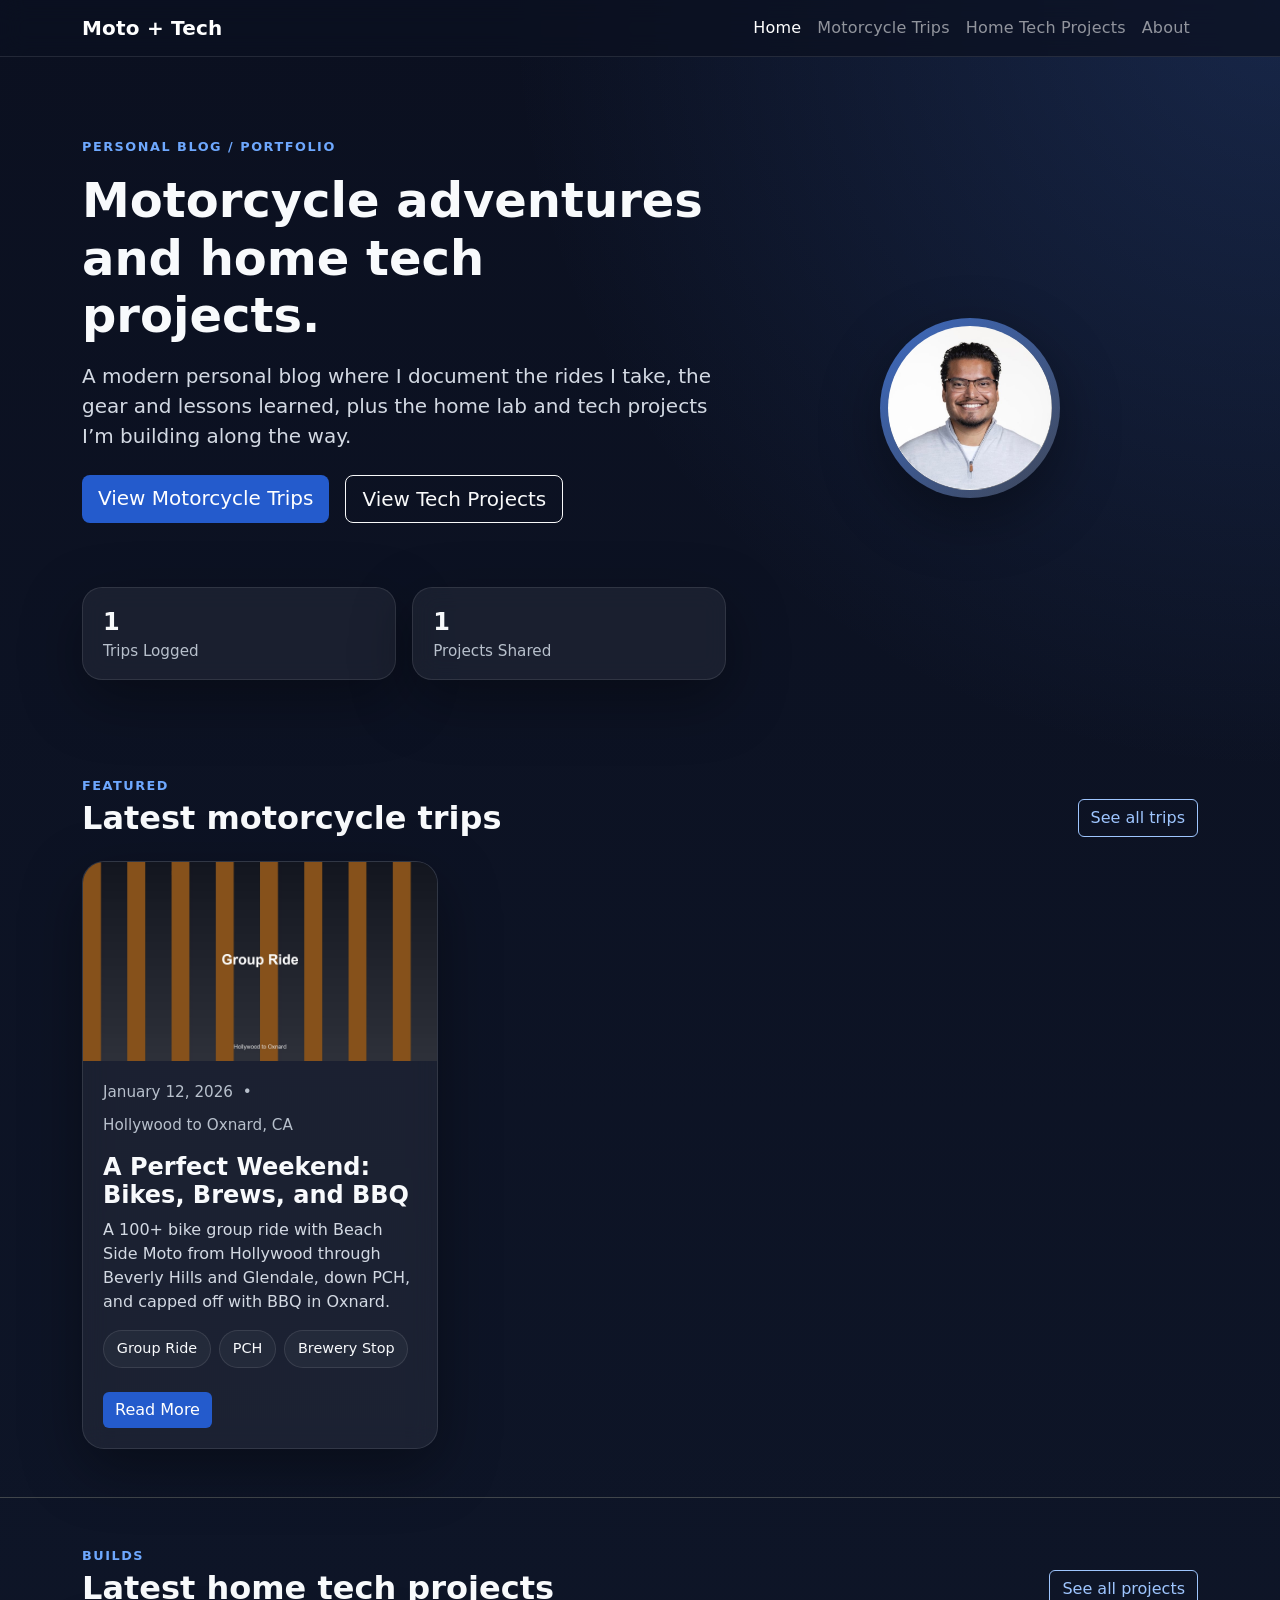
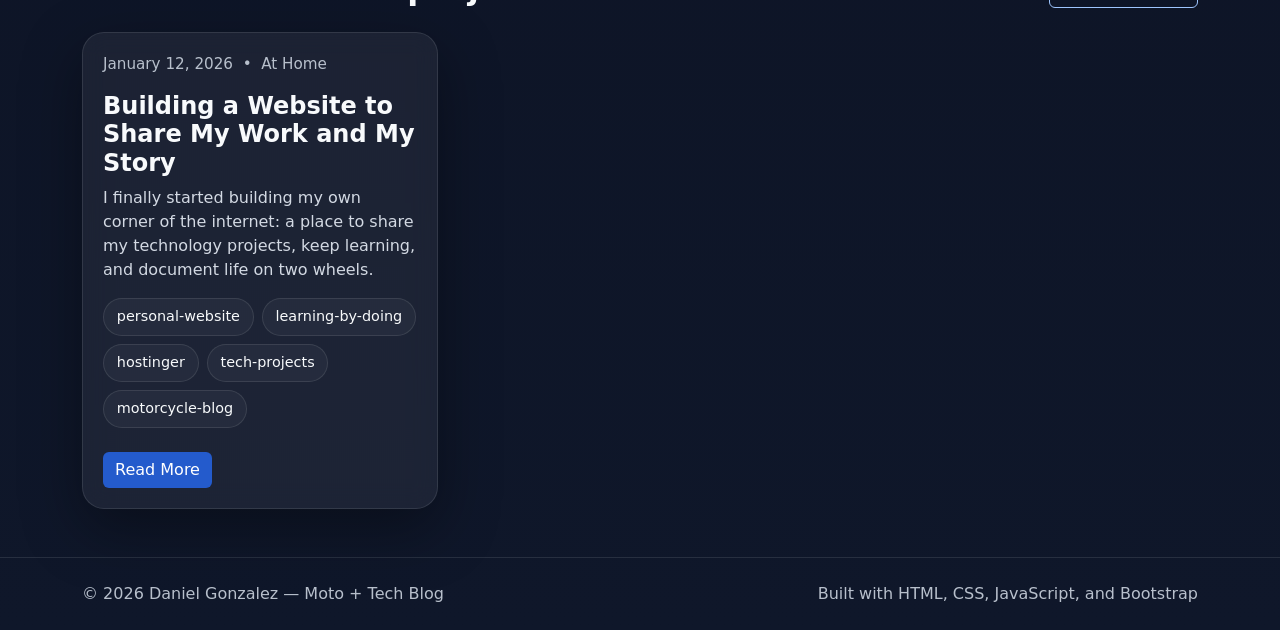
<file: index.html>
<!DOCTYPE html>
<html lang="en" data-bs-theme="dark">
<head>
  <meta charset="UTF-8" />
  <meta name="viewport" content="width=device-width, initial-scale=1.0" />
  <title>Daniel Gonzalez | Moto & Tech Blog</title>
  <meta name="description" content="Motorcycle trips, home tech projects, and a personal portfolio blog." />
  <link href="https://cdn.jsdelivr.net/npm/bootstrap@5.3.3/dist/css/bootstrap.min.css" rel="stylesheet" />
  <link rel="stylesheet" href="css/styles.css?v=20261027-photos-2" />
</head>
<body data-page="home">

  <a class="visually-hidden-focusable" href="#main-content">Skip to main content</a>

  <nav class="navbar navbar-expand-lg navbar-dark sticky-top site-nav">
    <div class="container">
      <a class="navbar-brand fw-bold" href="index.html">Moto + Tech</a>
      <button class="navbar-toggler" type="button" data-bs-toggle="collapse" data-bs-target="#mainNav"
        aria-controls="mainNav" aria-expanded="false" aria-label="Toggle navigation">
        <span class="navbar-toggler-icon"></span>
      </button>
      <div class="collapse navbar-collapse" id="mainNav">
        <ul class="navbar-nav ms-auto">
          <li class="nav-item"><a class="nav-link active" aria-current="page" href="index.html">Home</a></li>
          <li class="nav-item"><a class="nav-link" href="trips.html">Motorcycle Trips</a></li>
          <li class="nav-item"><a class="nav-link" href="projects.html">Home Tech Projects</a></li>
          <li class="nav-item"><a class="nav-link" href="about.html">About</a></li>
        </ul>
      </div>
    </div>
  </nav>

  <header class="hero-section">
    <div class="container">
      <div class="row align-items-center gx-3 gy-5">
        <div class="col-lg-7">
          <p class="section-kicker">Personal Blog / Portfolio</p>
          <h1 class="display-5 fw-bold">Motorcycle adventures and home tech projects.</h1>
          <p class="lead text-light-emphasis mt-3">
            A modern personal blog where I document the rides I take, the gear and lessons learned,
            plus the home lab and tech projects I’m building along the way.
          </p>
          <div class="d-flex flex-wrap gap-3 mt-4">
            <a href="trips.html" class="btn btn-primary btn-lg">View Motorcycle Trips</a>
            <a href="projects.html" class="btn btn-outline-light btn-lg">View Tech Projects</a>
          </div>

          <div class="row mt-5 g-3">
            <div class="col-6">
              <div class="stat-card">
                <div class="stat-number" id="tripCount">0</div>
                <div class="stat-label">Trips Logged</div>
              </div>
            </div>
            <div class="col-6">
              <div class="stat-card">
                <div class="stat-number" id="projectCount">0</div>
                <div class="stat-label">Projects Shared</div>
              </div>
            </div>

          </div>
        </div>

        <div class="col-lg-5 text-center">
          <div class="headshot-wrap mx-auto">
            <img src="assets/daniel-headshot.jpg" alt="Headshot of Daniel Gonzalez" class="headshot-img" width="600" height="600" />
          </div>

        </div>
      </div>
    </div>
  </header>

  <main tabindex="-1" id="main-content">
    <section class="py-5">
      <div class="container">
        <div class="section-header d-flex justify-content-between align-items-end flex-wrap gap-3 mb-4">
          <div>
            <p class="section-kicker mb-1">Featured</p>
            <h2 class="fw-bold mb-0">Latest motorcycle trips</h2>
          </div>
          <a href="trips.html" class="btn btn-outline-primary">See all trips</a>
        </div>
        <div class="row g-4" id="featuredTrips"></div>
      </div>
    </section>

    <section class="py-5 border-top border-secondary-subtle">
      <div class="container">
        <div class="section-header d-flex justify-content-between align-items-end flex-wrap gap-3 mb-4">
          <div>
            <p class="section-kicker mb-1">Builds</p>
            <h2 class="fw-bold mb-0">Latest home tech projects</h2>
          </div>
          <a href="projects.html" class="btn btn-outline-primary">See all projects</a>
        </div>
        <div class="row g-4" id="featuredProjects"></div>
      </div>
    </section>
  </main>

  <footer class="site-footer py-4">
    <div class="container d-flex justify-content-between align-items-center flex-wrap gap-2">
      <p class="mb-0">© 2026 Daniel Gonzalez — Moto + Tech Blog</p>
      <p class="mb-0 text-secondary">Built with HTML, CSS, JavaScript, and Bootstrap</p>
    </div>
  </footer>

  <script src="https://cdn.jsdelivr.net/npm/bootstrap@5.3.3/dist/js/bootstrap.bundle.min.js"></script>
  <script src="js/content.js"></script>
  <script src="js/app.js"></script>
</body>
</html>
</file>
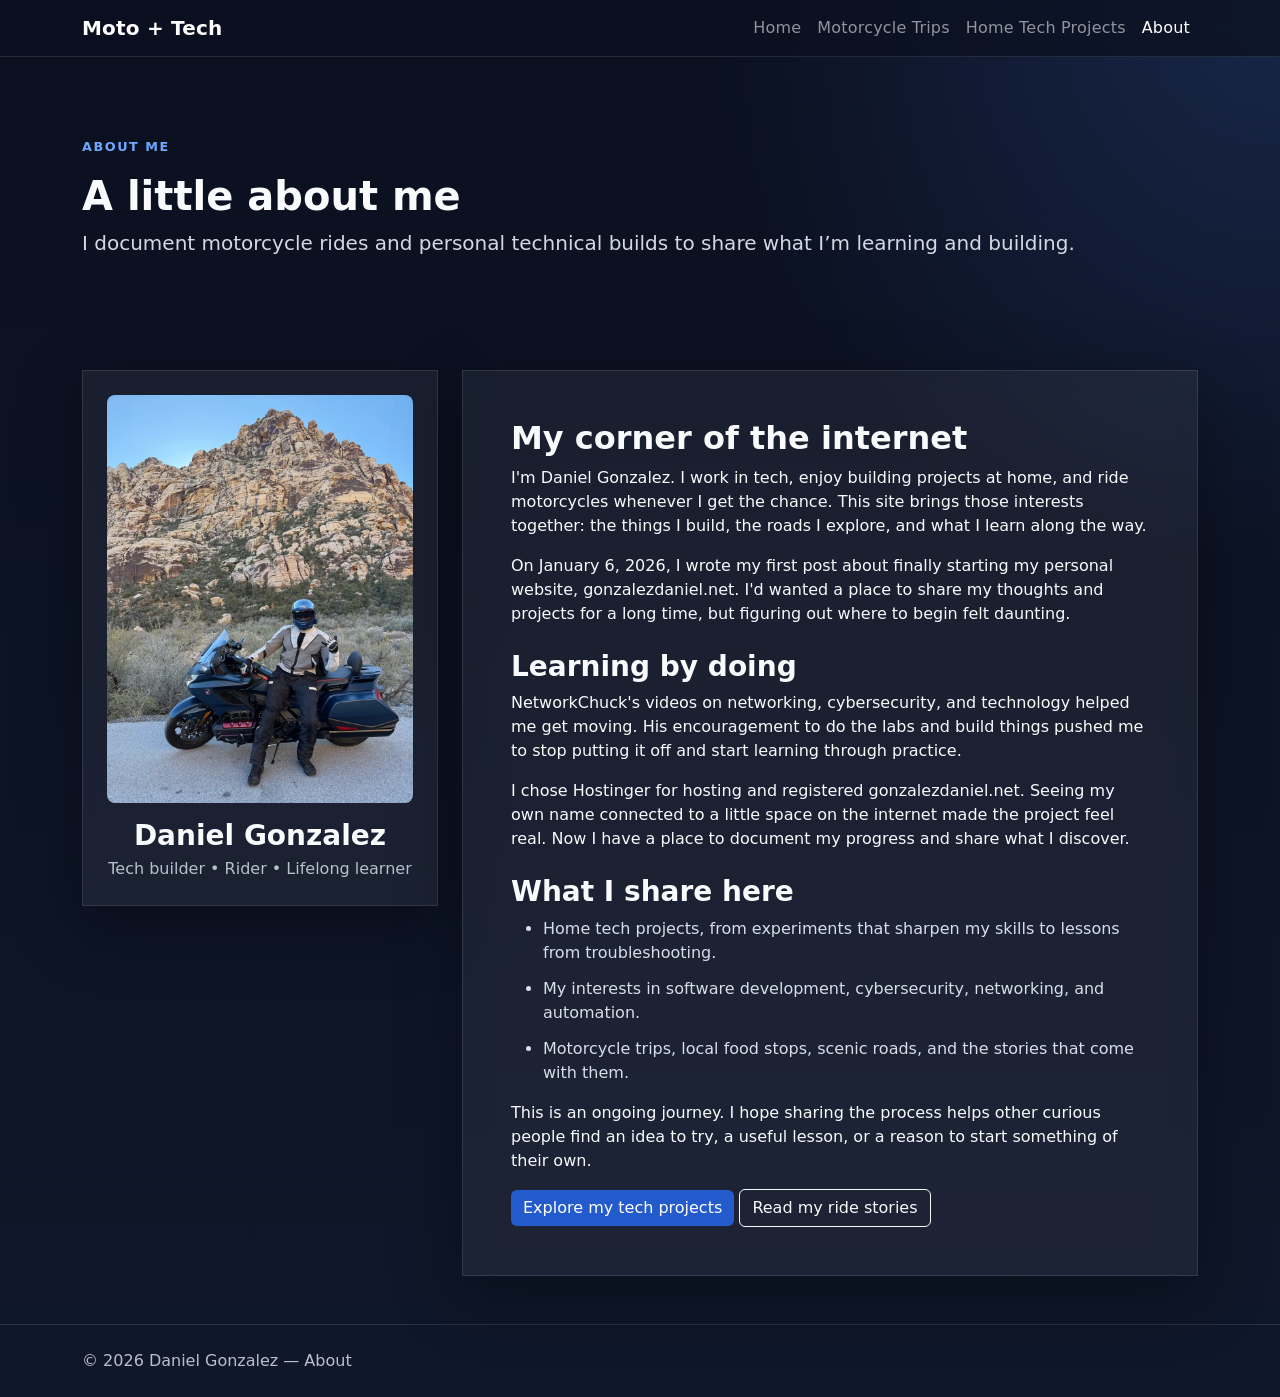
<file: about.html>
<!DOCTYPE html>
<html lang="en" data-bs-theme="dark">
<head>
  <meta charset="UTF-8" />
  <meta name="viewport" content="width=device-width, initial-scale=1.0" />
  <title>About | Daniel Gonzalez</title>
  <link href="https://cdn.jsdelivr.net/npm/bootstrap@5.3.3/dist/css/bootstrap.min.css" rel="stylesheet" />
  <link rel="stylesheet" href="css/styles.css?v=20261027-photos-2" />
</head>
<body data-page="about">

  <a class="visually-hidden-focusable" href="#main-content">Skip to main content</a>

  <nav class="navbar navbar-expand-lg navbar-dark sticky-top site-nav">
    <div class="container">
      <a class="navbar-brand fw-bold" href="index.html">Moto + Tech</a>
      <button class="navbar-toggler" type="button" data-bs-toggle="collapse" data-bs-target="#mainNav"
        aria-controls="mainNav" aria-expanded="false" aria-label="Toggle navigation">
        <span class="navbar-toggler-icon"></span>
      </button>
      <div class="collapse navbar-collapse" id="mainNav">
        <ul class="navbar-nav ms-auto">
          <li class="nav-item"><a class="nav-link" href="index.html">Home</a></li>
          <li class="nav-item"><a class="nav-link" href="trips.html">Motorcycle Trips</a></li>
          <li class="nav-item"><a class="nav-link" href="projects.html">Home Tech Projects</a></li>
          <li class="nav-item"><a class="nav-link active" aria-current="page" href="about.html">About</a></li>
        </ul>
      </div>
    </div>
  </nav>

  <header class="page-header">
    <div class="container">
      <p class="section-kicker">About Me</p>
      <h1 class="display-6 fw-bold">A little about me</h1>
      <p class="lead text-light-emphasis">
        I document motorcycle rides and personal technical builds to share what I’m learning and building.
      </p>
    </div>
  </header>

  <main tabindex="-1" id="main-content" class="py-5">
    <div class="container">
      <div class="row g-4 align-items-start">
        <div class="col-lg-4">
          <div class="glass-card p-4 text-center">
            <img src="assets/daniel-motorcycle.webp" alt="Daniel Gonzalez wearing riding gear beside his motorcycle in front of rocky desert cliffs" class="about-motorcycle img-fluid rounded-3 mb-3" width="900" height="1200" />
            <h2 class="h3 fw-bold mb-1">Daniel Gonzalez</h2>
            <p class="text-secondary mb-0">Tech builder • Rider • Lifelong learner</p>
          </div>
        </div>
        <div class="col-lg-8">
          <div class="glass-card p-4 p-md-5">
            <h2 class="fw-bold">My corner of the internet</h2>
            <p>I'm Daniel Gonzalez. I work in tech, enjoy building projects at home, and ride motorcycles whenever I get the chance. This site brings those interests together: the things I build, the roads I explore, and what I learn along the way.</p>
            <p>On January 6, 2026, I wrote my first post about finally starting my personal website, gonzalezdaniel.net. I'd wanted a place to share my thoughts and projects for a long time, but figuring out where to begin felt daunting.</p>
            <h3 class="fw-bold mt-4">Learning by doing</h3>
            <p>NetworkChuck's videos on networking, cybersecurity, and technology helped me get moving. His encouragement to do the labs and build things pushed me to stop putting it off and start learning through practice.</p>
            <p>I chose Hostinger for hosting and registered gonzalezdaniel.net. Seeing my own name connected to a little space on the internet made the project feel real. Now I have a place to document my progress and share what I discover.</p>
            <h3 class="fw-bold mt-4">What I share here</h3>
            <ul class="custom-list">
              <li>Home tech projects, from experiments that sharpen my skills to lessons from troubleshooting.</li>
              <li>My interests in software development, cybersecurity, networking, and automation.</li>
              <li>Motorcycle trips, local food stops, scenic roads, and the stories that come with them.</li>
            </ul>
            <p>This is an ongoing journey. I hope sharing the process helps other curious people find an idea to try, a useful lesson, or a reason to start something of their own.</p>
            <a class="btn btn-primary" href="projects.html">Explore my tech projects</a>
            <a class="btn btn-outline-light" href="trips.html">Read my ride stories</a>
          </div>
        </div>
      </div>
    </div>
  </main>

  <footer class="site-footer py-4">
    <div class="container">
      <p class="mb-0">© 2026 Daniel Gonzalez — About</p>
    </div>
  </footer>

  <script src="https://cdn.jsdelivr.net/npm/bootstrap@5.3.3/dist/js/bootstrap.bundle.min.js"></script>
</body>
</html>
</file>
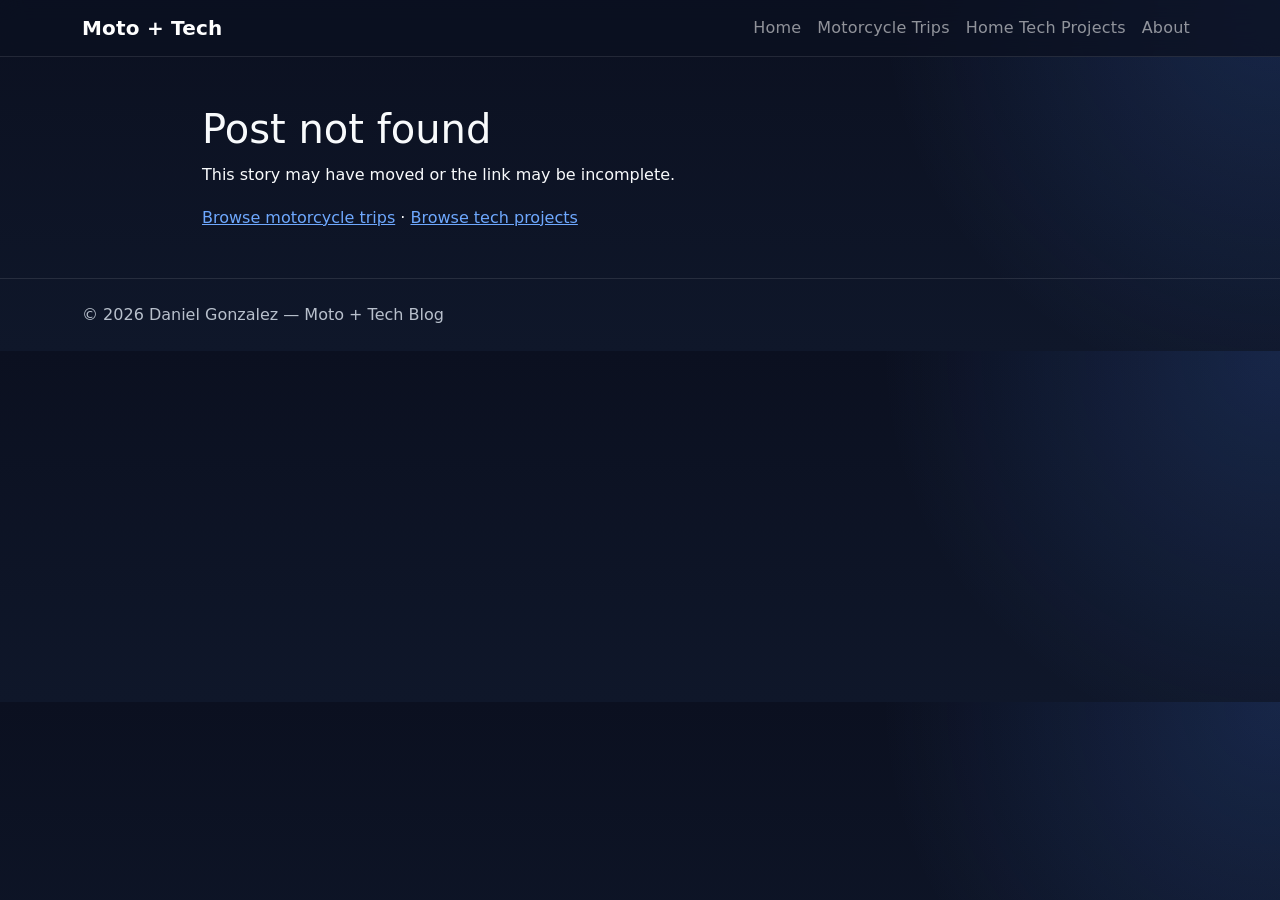
<file: post.html>
<!DOCTYPE html>
<html lang="en" data-bs-theme="dark">
<head>
  <meta charset="UTF-8" />
  <meta name="viewport" content="width=device-width, initial-scale=1.0" />
  <title>Read a Story | Daniel Gonzalez</title>
  <link href="https://cdn.jsdelivr.net/npm/bootstrap@5.3.3/dist/css/bootstrap.min.css" rel="stylesheet" />
  <link rel="stylesheet" href="css/styles.css?v=20261027-photos-2" />
</head>
<body data-page="post">

  <a class="visually-hidden-focusable" href="#main-content">Skip to main content</a>

  <nav class="navbar navbar-expand-lg navbar-dark sticky-top site-nav">
    <div class="container">
      <a class="navbar-brand fw-bold" href="index.html">Moto + Tech</a>
      <button class="navbar-toggler" type="button" data-bs-toggle="collapse" data-bs-target="#mainNav"
        aria-controls="mainNav" aria-expanded="false" aria-label="Toggle navigation">
        <span class="navbar-toggler-icon"></span>
      </button>
      <div class="collapse navbar-collapse" id="mainNav">
        <ul class="navbar-nav ms-auto">
          <li class="nav-item"><a class="nav-link" href="index.html">Home</a></li>
          <li class="nav-item"><a class="nav-link" href="trips.html">Motorcycle Trips</a></li>
          <li class="nav-item"><a class="nav-link" href="projects.html">Home Tech Projects</a></li>
          <li class="nav-item"><a class="nav-link" href="about.html">About</a></li>
        </ul>
      </div>
    </div>
  </nav>

  <main tabindex="-1" id="main-content" class="py-5">
    <div class="container post-reader" id="postReader" aria-live="polite">
      <h1>Read a story</h1>
      <p>Loading the post…</p>
    </div>
    <noscript><p class="container">Please enable JavaScript to read posts. <a href="projects.html">Return to projects</a>.</p></noscript>
  </main>

  <footer class="site-footer py-4">
    <div class="container">
      <p class="mb-0">© 2026 Daniel Gonzalez — Moto + Tech Blog</p>
    </div>
  </footer>

  <script src="https://cdn.jsdelivr.net/npm/bootstrap@5.3.3/dist/js/bootstrap.bundle.min.js"></script>
  <script src="js/content.js"></script>
  <script src="js/app.js"></script>
</body>
</html>
</file>
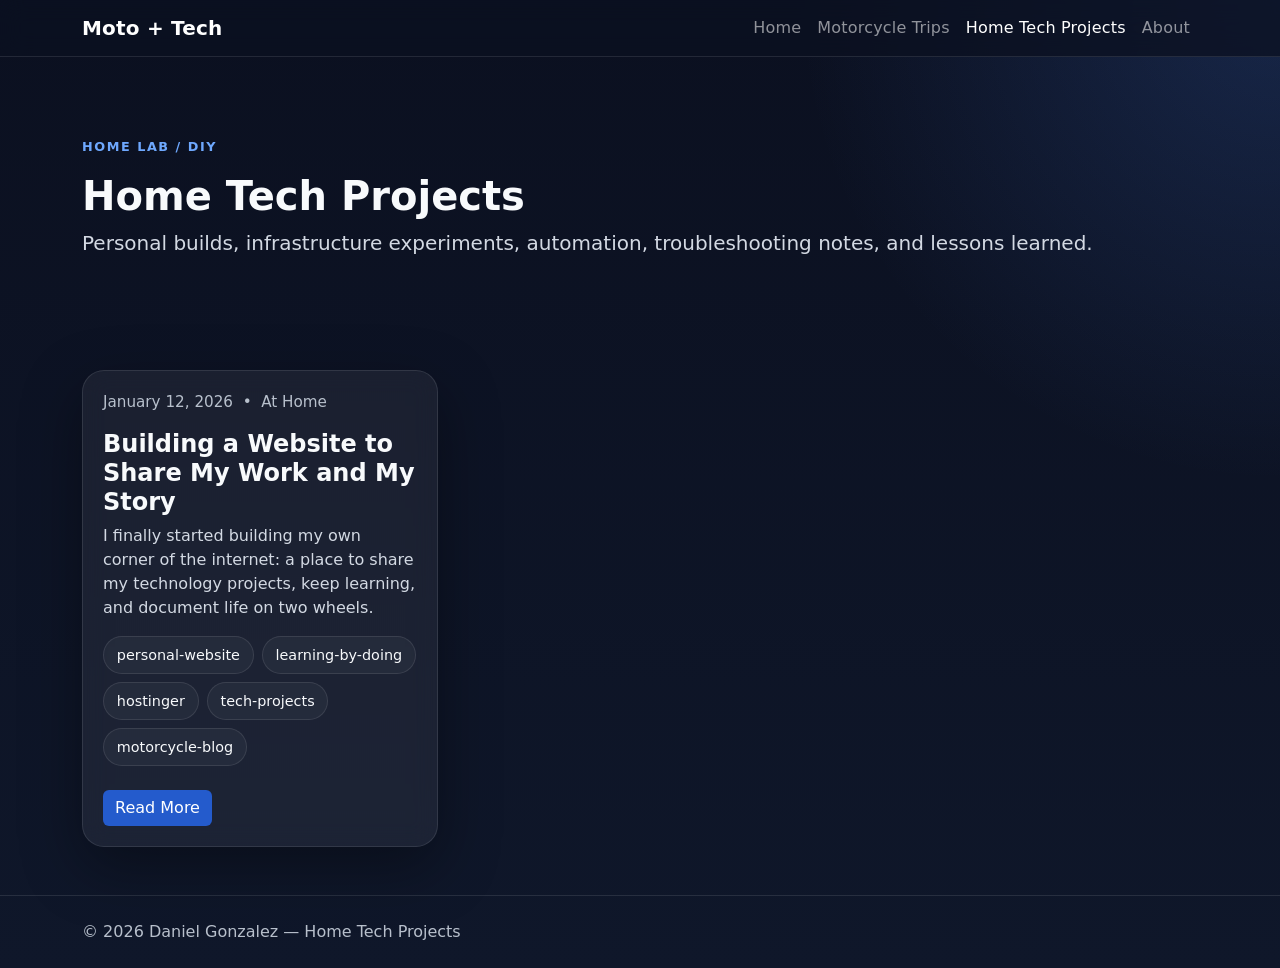
<file: projects.html>
<!DOCTYPE html>
<html lang="en" data-bs-theme="dark">
<head>
  <meta charset="UTF-8" />
  <meta name="viewport" content="width=device-width, initial-scale=1.0" />
  <title>Home Tech Projects | Daniel Gonzalez</title>
  <link href="https://cdn.jsdelivr.net/npm/bootstrap@5.3.3/dist/css/bootstrap.min.css" rel="stylesheet" />
  <link rel="stylesheet" href="css/styles.css?v=20261027-photos-2" />
</head>
<body data-page="projects">

  <a class="visually-hidden-focusable" href="#main-content">Skip to main content</a>

  <nav class="navbar navbar-expand-lg navbar-dark sticky-top site-nav">
    <div class="container">
      <a class="navbar-brand fw-bold" href="index.html">Moto + Tech</a>
      <button class="navbar-toggler" type="button" data-bs-toggle="collapse" data-bs-target="#mainNav"
        aria-controls="mainNav" aria-expanded="false" aria-label="Toggle navigation">
        <span class="navbar-toggler-icon"></span>
      </button>
      <div class="collapse navbar-collapse" id="mainNav">
        <ul class="navbar-nav ms-auto">
          <li class="nav-item"><a class="nav-link" href="index.html">Home</a></li>
          <li class="nav-item"><a class="nav-link" href="trips.html">Motorcycle Trips</a></li>
          <li class="nav-item"><a class="nav-link active" aria-current="page" href="projects.html">Home Tech Projects</a></li>
          <li class="nav-item"><a class="nav-link" href="about.html">About</a></li>
        </ul>
      </div>
    </div>
  </nav>

  <header class="page-header">
    <div class="container">
      <p class="section-kicker">Home Lab / DIY</p>
      <h1 class="display-6 fw-bold">Home Tech Projects</h1>
      <p class="lead text-light-emphasis">
        Personal builds, infrastructure experiments, automation, troubleshooting notes, and lessons learned.
      </p>
    </div>
  </header>

  <main tabindex="-1" id="main-content" class="py-5">
    <div class="container">
      <div class="row g-4" id="projectList"></div>
    </div>
  </main>

  <footer class="site-footer py-4">
    <div class="container">
      <p class="mb-0">© 2026 Daniel Gonzalez — Home Tech Projects</p>
    </div>
  </footer>

  <script src="https://cdn.jsdelivr.net/npm/bootstrap@5.3.3/dist/js/bootstrap.bundle.min.js"></script>
  <script src="js/content.js"></script>
  <script src="js/app.js"></script>
</body>
</html>
</file>
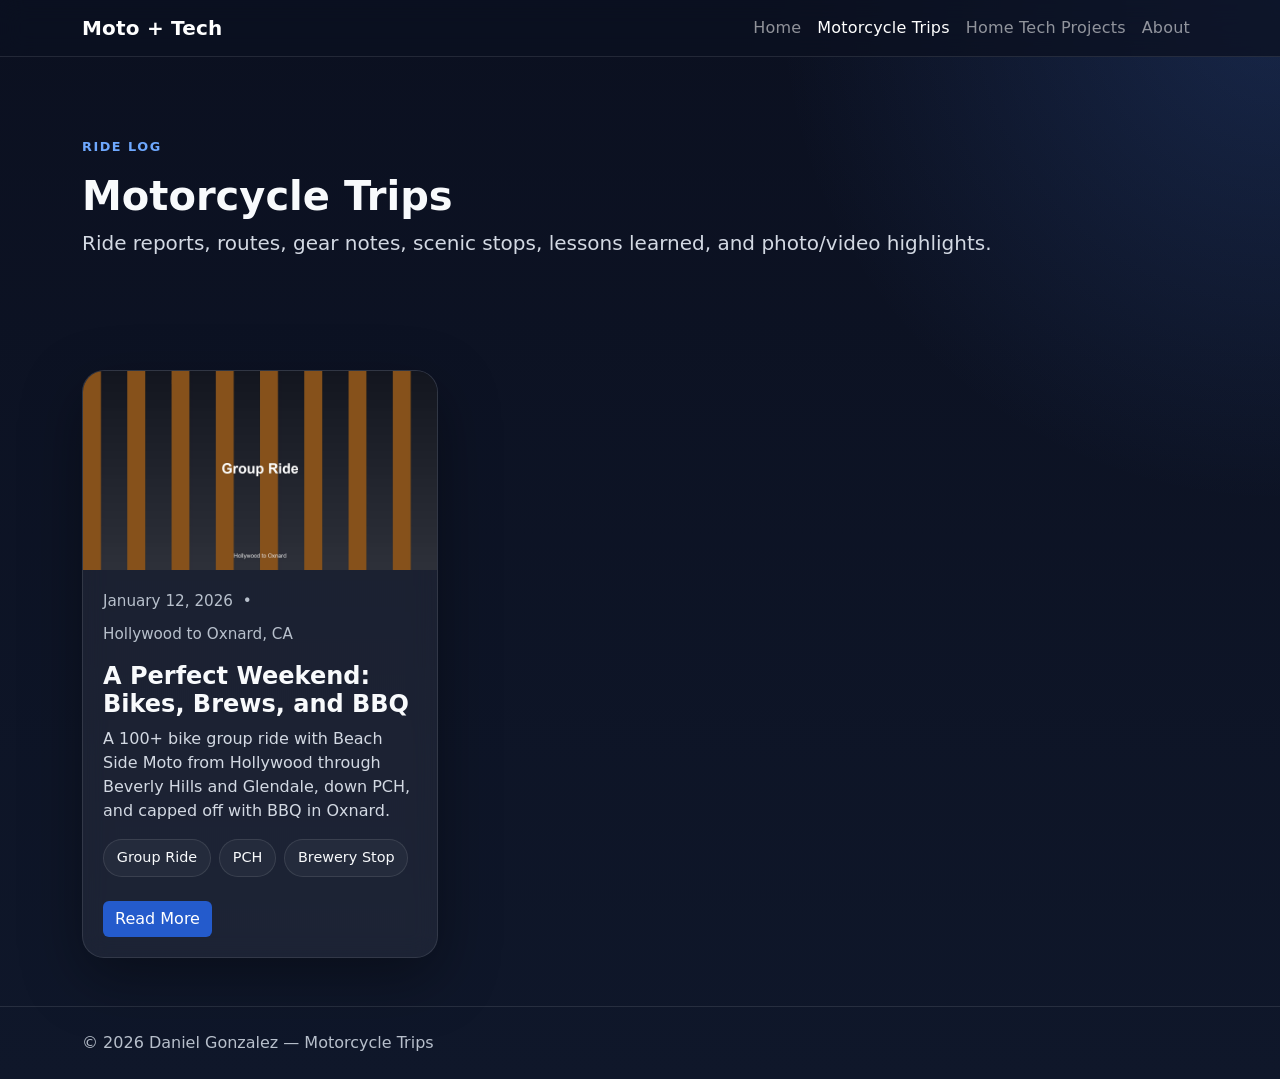
<file: trips.html>
<!DOCTYPE html>
<html lang="en" data-bs-theme="dark">
<head>
  <meta charset="UTF-8" />
  <meta name="viewport" content="width=device-width, initial-scale=1.0" />
  <title>Motorcycle Trips | Daniel Gonzalez</title>
  <link href="https://cdn.jsdelivr.net/npm/bootstrap@5.3.3/dist/css/bootstrap.min.css" rel="stylesheet" />
  <link rel="stylesheet" href="css/styles.css?v=20261027-photos-2" />
</head>
<body data-page="trips">

  <a class="visually-hidden-focusable" href="#main-content">Skip to main content</a>

  <nav class="navbar navbar-expand-lg navbar-dark sticky-top site-nav">
    <div class="container">
      <a class="navbar-brand fw-bold" href="index.html">Moto + Tech</a>
      <button class="navbar-toggler" type="button" data-bs-toggle="collapse" data-bs-target="#mainNav"
        aria-controls="mainNav" aria-expanded="false" aria-label="Toggle navigation">
        <span class="navbar-toggler-icon"></span>
      </button>
      <div class="collapse navbar-collapse" id="mainNav">
        <ul class="navbar-nav ms-auto">
          <li class="nav-item"><a class="nav-link" href="index.html">Home</a></li>
          <li class="nav-item"><a class="nav-link active" aria-current="page" href="trips.html">Motorcycle Trips</a></li>
          <li class="nav-item"><a class="nav-link" href="projects.html">Home Tech Projects</a></li>
          <li class="nav-item"><a class="nav-link" href="about.html">About</a></li>
        </ul>
      </div>
    </div>
  </nav>

  <header class="page-header">
    <div class="container">
      <p class="section-kicker">Ride Log</p>
      <h1 class="display-6 fw-bold">Motorcycle Trips</h1>
      <p class="lead text-light-emphasis">
        Ride reports, routes, gear notes, scenic stops, lessons learned, and photo/video highlights.
      </p>
    </div>
  </header>

  <main tabindex="-1" id="main-content" class="py-5">
    <div class="container">
      <div class="row g-4" id="tripList"></div>
    </div>
  </main>

  <footer class="site-footer py-4">
    <div class="container">
      <p class="mb-0">© 2026 Daniel Gonzalez — Motorcycle Trips</p>
    </div>
  </footer>

  <script src="https://cdn.jsdelivr.net/npm/bootstrap@5.3.3/dist/js/bootstrap.bundle.min.js"></script>
  <script src="js/content.js"></script>
  <script src="js/app.js"></script>
</body>
</html>
</file>
<file: css/styles.css>
:root {
  --bg: #0b1020;
  --bg-soft: #121a31;
  --card: rgba(255, 255, 255, 0.06);
  --line: rgba(255, 255, 255, 0.10);
  --text: #f8fafc;
  --muted: #b8c0cc;
  --primary: #4f8cff;
  --primary-2: #6ea8fe;
  --shadow: 0 20px 60px rgba(0, 0, 0, 0.35);
}

* {
  box-sizing: border-box;
}

html {
  scroll-behavior: smooth;
}

body {
  background:
    radial-gradient(circle at top right, rgba(79, 140, 255, 0.18), transparent 30%),
    linear-gradient(180deg, #0b1020 0%, #0f172a 100%);
  color: var(--text);
  font-family: Inter, system-ui, -apple-system, BlinkMacSystemFont, "Segoe UI", sans-serif;
}

.site-nav {
  backdrop-filter: blur(12px);
  background: rgba(11, 16, 32, 0.75);
  border-bottom: 1px solid var(--line);
}

.navbar-brand,
.nav-link {
  letter-spacing: 0.2px;
}

.hero-section,
.page-header {
  padding: 5rem 0 3rem;
}

.section-kicker {
  color: var(--primary-2);
  text-transform: uppercase;
  letter-spacing: .12em;
  font-size: .8rem;
  font-weight: 700;
}

.headshot-wrap {
  width: 180px;
  height: 180px;
  border-radius: 50%;
  padding: 8px;
  background: linear-gradient(135deg, rgba(79, 140, 255, 0.7), rgba(255,255,255,0.2));
  box-shadow: var(--shadow);
}

.headshot-img {
  width: 100%;
  height: 100%;
  object-fit: cover;
  border-radius: 50%;
  display: block;
}

.about-motorcycle {
  width: 100%;
  height: auto;
  display: block;
  border-radius: 12px;
}

.stat-card,
.glass-card,
.post-card,
.modal-dark {
  background: var(--card);
  border: 1px solid var(--line);
  box-shadow: var(--shadow);
  backdrop-filter: blur(12px);
}

.stat-card {
  border-radius: 20px;
  padding: 1rem 1.25rem;
  height: 100%;
}

.stat-number {
  font-size: 1.5rem;
  font-weight: 800;
}

.stat-label {
  color: var(--muted);
  font-size: 0.95rem;
}

.post-card {
  border-radius: 22px;
  overflow: hidden;
  transition: transform .25s ease, border-color .25s ease, box-shadow .25s ease;
  height: 100%;
}

.post-card:hover {
  transform: translateY(-6px);
  border-color: rgba(79, 140, 255, 0.5);
}

.media-frame {
  aspect-ratio: 16 / 9;
  background: #0c1326;
  overflow: hidden;
}

.media-frame img,
.media-frame video {
  width: 100%;
  height: 100%;
  object-fit: cover;
  display: block;
}

.post-card-body {
  padding: 1.25rem;
}

.post-card-meta,
.post-meta {
  display: flex;
  flex-wrap: wrap;
  gap: .6rem;
  color: var(--muted);
  font-size: .95rem;
}

.meta-pill,
.tag-chip {
  display: inline-flex;
  align-items: center;
  gap: .35rem;
  border: 1px solid var(--line);
  background: rgba(255,255,255,0.04);
  color: var(--muted);
  border-radius: 999px;
  padding: .45rem .8rem;
  font-size: .9rem;
}

.tag-chip {
  color: var(--text);
}

.btn-primary {
  background: linear-gradient(135deg, var(--primary), #316cf4);
  border: none;
}

.btn-primary:hover {
  background: linear-gradient(135deg, #3f7afe, #255fe0);
}

.site-footer {
  border-top: 1px solid var(--line);
  color: var(--muted);
}

.modal-content.modal-dark {
  color: var(--text);
  background: #0f172a;
  border-radius: 24px;
}

.modal-body p {
  color: #d8dee8;
  line-height: 1.8;
}

.modal-media-grid {
  display: grid;
  gap: 1rem;
}

.content-section {
  margin-bottom: 2rem;
}

.content-section h4 {
  font-weight: 700;
  margin-bottom: .75rem;
}

.custom-list li {
  margin-bottom: .75rem;
  color: #d8dee8;
}

.text-light-emphasis {
  color: #d3d9e3 !important;
}

@media (max-width: 768px) {
  .hero-section,
  .page-header {
    padding: 3.5rem 0 2rem;
  }

  .headshot-wrap {
    width: 140px;
    height: 140px;
  }
}
/* Shared accessible presentation for both kinds of story. */
:focus-visible {
  outline: 3px solid #ffda6a;
  outline-offset: 4px;
}

.visually-hidden-focusable:focus {
  position: fixed;
  top: .5rem;
  left: .5rem;
  z-index: 1100;
  padding: .75rem 1rem;
  background: #fff;
  color: #0b1020;
}

#main-content { scroll-margin-top: 5rem; }
body { overflow-wrap: anywhere; }
.text-secondary { color: var(--muted) !important; }
.btn-primary { background: #245bcc; color: #fff; }
.btn-primary:hover, .btn-primary:focus-visible { background: #1d4eaf; color: #fff; }
.btn-outline-primary { color: #9ec5fe; border-color: #9ec5fe; }
.btn-outline-primary:hover { background: #245bcc; border-color: #245bcc; color: #fff; }
.post-reader { max-width: 900px; }
.post-reader p { line-height: 1.8; }
.post-image { display: block; width: 100%; height: auto; border-radius: 1rem; }
.post-media { display: grid; gap: 1rem; }
.post-details { display: flex; flex-wrap: wrap; gap: 1rem 2rem; }
.post-details dd { color: var(--muted); }
.content-section h2 { font-weight: 700; }

@media (prefers-reduced-motion: reduce) {
  html { scroll-behavior: auto; }
  *, *::before, *::after { transition: none !important; animation: none !important; }
  .post-card:hover { transform: none; }
}
</file>
